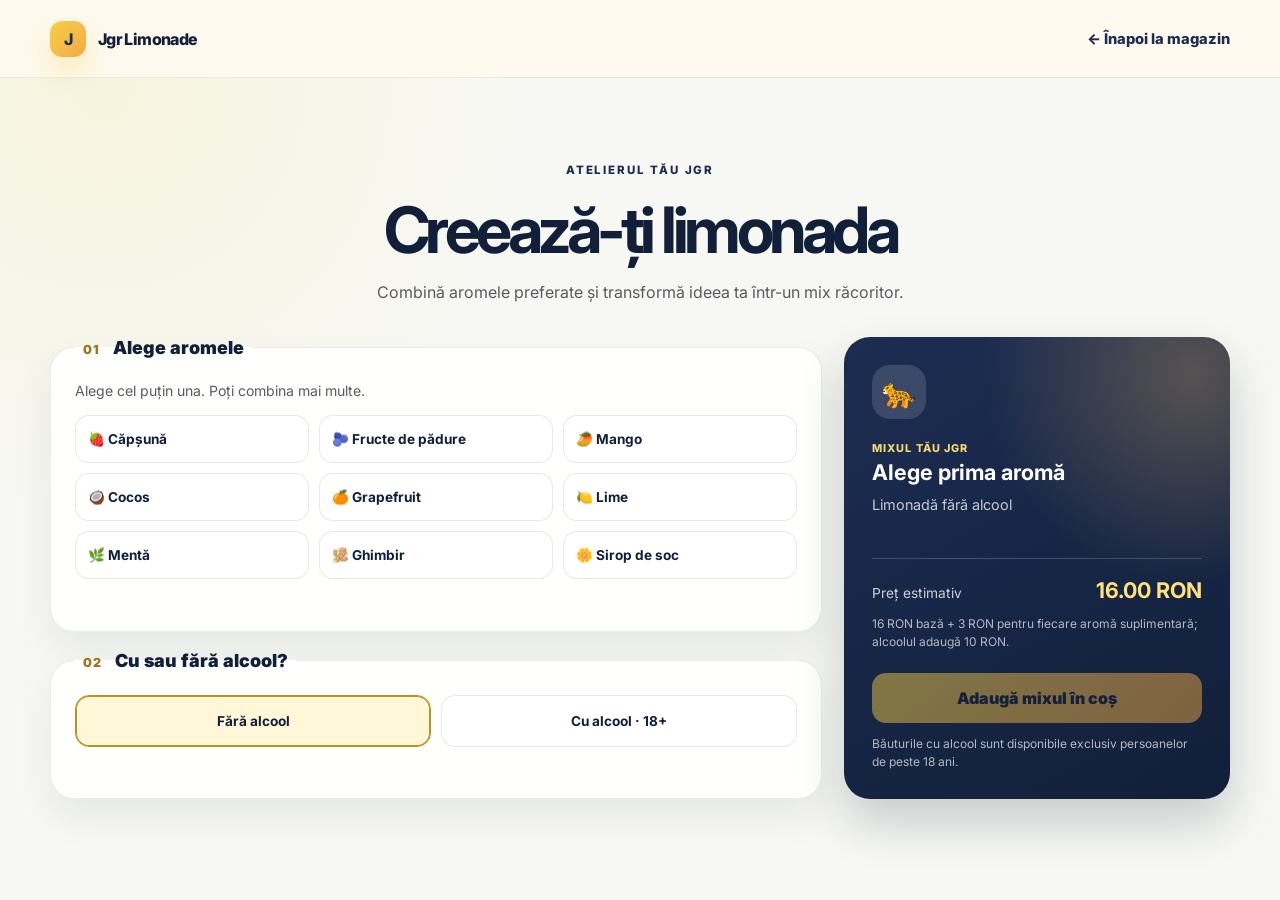
<file: customizer.html>
<!DOCTYPE html>
<html lang="ro">
  <head>
    <meta charset="UTF-8" />
    <meta name="viewport" content="width=device-width, initial-scale=1.0" />
    <title>Creează-ți limonada | Jgr Limonade</title>
    <meta
      name="description"
      content="Creează-ți propria limonadă Jgr: alege aromele preferate și optează pentru o rețetă cu sau fără alcool."
    />
    <link rel="preconnect" href="https://fonts.googleapis.com" />
    <link rel="preconnect" href="https://fonts.gstatic.com" crossorigin />
    <link
      href="https://fonts.googleapis.com/css2?family=Inter:wght@400;500;600;700;800&family=Cormorant+Garamond:wght@400;500;600;700&display=swap"
      rel="stylesheet"
    />
    <link rel="stylesheet" href="style.css" />
  </head>
  <body class="custom-studio-page">
    <header class="custom-studio-header">
      <a href="index.html" class="brand" aria-label="Înapoi la Jgr Limonade">
        <span class="brand-mark">J</span>
        <span>Jgr Limonade</span>
      </a>
      <a class="custom-studio-back" href="index.html">← Înapoi la magazin</a>
    </header>

    <main class="custom-studio-main">
      <section class="custom-builder-section">
        <div class="container">
          <div class="custom-builder-heading">
            <p class="eyebrow">Atelierul tău Jgr</p>
            <h1>Creează-ți limonada</h1>
            <p>Combină aromele preferate și transformă ideea ta într-un mix răcoritor.</p>
          </div>

          <div class="custom-builder">
            <div class="custom-builder-options">
              <fieldset class="custom-fieldset">
                <legend><span>01</span> Alege aromele</legend>
                <p class="custom-hint">Alege cel puțin una. Poți combina mai multe.</p>
                <div class="flavor-options">
                  <label class="flavor-option"><input type="checkbox" name="customFlavor" value="Căpșună" /><span>🍓 Căpșună</span></label>
                  <label class="flavor-option"><input type="checkbox" name="customFlavor" value="Fructe de pădure" /><span>🫐 Fructe de pădure</span></label>
                  <label class="flavor-option"><input type="checkbox" name="customFlavor" value="Mango" /><span>🥭 Mango</span></label>
                  <label class="flavor-option"><input type="checkbox" name="customFlavor" value="Cocos" /><span>🥥 Cocos</span></label>
                  <label class="flavor-option"><input type="checkbox" name="customFlavor" value="Grapefruit" /><span>🍊 Grapefruit</span></label>
                  <label class="flavor-option"><input type="checkbox" name="customFlavor" value="Lime" /><span>🍋 Lime</span></label>
                  <label class="flavor-option"><input type="checkbox" name="customFlavor" value="Mentă" /><span>🌿 Mentă</span></label>
                  <label class="flavor-option"><input type="checkbox" name="customFlavor" value="Ghimbir" /><span>🫚 Ghimbir</span></label>
                  <label class="flavor-option"><input type="checkbox" name="customFlavor" value="Sirop de soc" /><span>🌼 Sirop de soc</span></label>
                </div>
              </fieldset>

              <fieldset class="custom-fieldset alcohol-fieldset">
                <legend><span>02</span> Cu sau fără alcool?</legend>
                <div class="alcohol-options">
                  <label class="alcohol-option">
                    <input type="radio" name="customAlcohol" value="none" checked />
                    <span>Fără alcool</span>
                  </label>
                  <label class="alcohol-option">
                    <input type="radio" name="customAlcohol" value="alcohol" />
                    <span>Cu alcool · 18+</span>
                  </label>
                </div>
                <div id="customAlcoholDetails" class="custom-alcohol-details" hidden>
                  <label class="field-label" for="customSpirit">Alege baza alcoolică</label>
                  <select id="customSpirit" class="location-input">
                    <option value="Vodka">Vodka</option>
                    <option value="Gin">Gin</option>
                    <option value="Rom">Rom</option>
                  </select>
                  <label class="age-confirm">
                    <input id="customAgeConfirm" type="checkbox" />
                    <span>Confirm că am 18 ani sau mai mult.</span>
                  </label>
                </div>
              </fieldset>
            </div>

            <aside class="custom-builder-summary" aria-live="polite">
              <span class="custom-summary-icon" aria-hidden="true">🐆</span>
              <p class="menu-category-kicker">Mixul tău Jgr</p>
              <h2 id="customSummaryTitle">Alege prima aromă</h2>
              <p id="customSummaryDetails" class="custom-summary-details">Limonadă fără alcool</p>
              <div class="custom-price-line">
                <span>Preț estimativ</span>
                <strong id="customPrice">16.00 RON</strong>
              </div>
              <p class="custom-price-note">16 RON bază + 3 RON pentru fiecare aromă suplimentară; alcoolul adaugă 10 RON.</p>
              <button id="addCustomDrink" class="custom-add-btn" type="button" disabled>Adaugă mixul în coș</button>
              <p id="customStatus" class="custom-age-note" aria-live="polite">Băuturile cu alcool sunt disponibile exclusiv persoanelor de peste 18 ani.</p>
            </aside>
          </div>
        </div>
      </section>
    </main>

    <script src="customizer.js"></script>
  </body>
</html>
</file>
<file: style.css>
:root {
  --bg: #fffaf0;
  --bg-strong: #f5df86;
  --bg-soft: #f9efe0;
  --navy: #1d2d52;
  --navy-deep: #111f39;
  --yellow: #f4d047;
  --yellow-strong: #f7ca2e;
  --orange: #f5a946;
  --red: #d74f3e;
  --green: #6bbf6b;
  --text: #1d1d1d;
  --muted: #5a5b60;
  --white: #ffffff;
  --line: rgba(18, 24, 34, 0.1);
  --shadow: 0 26px 54px rgba(19, 28, 43, 0.14);
}

* {
  box-sizing: border-box;
}

html {
  scroll-behavior: smooth;
}

body {
  margin: 0;
  font-family: "Inter", sans-serif;
  background:
    linear-gradient(180deg, rgba(255, 255, 255, 0.35), rgba(255, 255, 255, 0.2)),
    repeating-linear-gradient(
      45deg,
      #f5f5f5 0,
      #f5f5f5 20px,
      #dfe5ef 20px,
      #dfe5ef 40px
    );
  color: var(--text);
}

a {
  color: inherit;
  text-decoration: none;
}

button {
  font: inherit;
}

img, svg {
  display: block;
  max-width: 100%;
}

.container {
  width: min(1180px, calc(100vw - 40px));
  margin: 0 auto;
}

.topbar {
  position: sticky;
  top: 0;
  z-index: 20;
  background: rgba(255, 250, 240, 0.88);
  backdrop-filter: blur(12px);
  border-bottom: 1px solid rgba(29, 45, 82, 0.08);
}

.nav-wrap {
  min-height: 84px;
  display: flex;
  align-items: center;
  justify-content: space-between;
  gap: 20px;
}

.brand {
  display: inline-flex;
  align-items: center;
  gap: 12px;
  color: var(--navy-deep);
  font-weight: 800;
  letter-spacing: -0.04em;
}

.brand-mark {
  width: 36px;
  height: 36px;
  display: inline-flex;
  align-items: center;
  justify-content: center;
  border-radius: 12px;
  background: linear-gradient(135deg, var(--yellow), var(--orange));
  color: var(--navy);
  box-shadow: 0 14px 28px rgba(244, 208, 71, 0.32);
}

.main-nav {
  display: flex;
  align-items: center;
  gap: 28px;
  color: var(--muted);
  font-weight: 600;
}

.main-nav a:hover {
  color: var(--navy);
}

.nav-cta,
.primary-btn,
.secondary-btn,
.checkout-btn,
.add-btn,
.qty-btn,
.cart-toggle,
.delivery-option,
.close-cart {
  border: none;
  cursor: pointer;
  transition: transform 0.18s ease, box-shadow 0.18s ease, background 0.18s ease;
}

.nav-cta,
.primary-btn,
.checkout-btn {
  background: linear-gradient(135deg, var(--yellow), var(--orange));
  color: var(--navy);
  box-shadow: 0 14px 30px rgba(244, 208, 71, 0.3);
}

.nav-cta {
  padding: 0.8rem 1.3rem;
  border-radius: 999px;
  font-weight: 800;
}

.header-actions {
  display: flex;
  align-items: center;
  gap: 12px;
}

.cart-toggle {
  display: inline-flex;
  align-items: center;
  gap: 8px;
  background: rgba(255,255,255,0.75);
  border: 1px solid rgba(29,45,82,0.08);
  color: var(--navy);
  border-radius: 999px;
  padding: 0.72rem 1rem;
  font-weight: 800;
}

.cart-badge {
  display: inline-flex;
  align-items: center;
  justify-content: center;
  min-width: 22px;
  height: 22px;
  background: var(--yellow);
  border-radius: 999px;
  font-size: 0.76rem;
  color: var(--navy-deep);
}

.page-shell {
  padding-bottom: 44px;
}

.hero {
  padding: 40px 0 20px;
}

.hero-wrap {
  display: grid;
  grid-template-columns: 1.05fr 0.95fr;
  align-items: center;
  gap: 30px;
  padding: 36px 0 10px;
}

.eyebrow {
  margin: 0 0 14px;
  font-size: 0.72rem;
  letter-spacing: 0.16em;
  text-transform: uppercase;
  color: var(--navy);
  font-weight: 800;
}

.hero-copy h1 {
  margin: 0;
  font-size: clamp(3rem, 6vw, 5.2rem);
  line-height: 0.92;
  letter-spacing: -0.07em;
  color: var(--navy-deep);
  font-weight: 900;
}

.hero-copy h2 {
  margin: 20px 0 0;
  font-size: clamp(1.4rem, 2.2vw, 2.4rem);
  line-height: 1.1;
  color: var(--navy);
  letter-spacing: -0.04em;
  max-width: 540px;
}

.subtitle {
  color: var(--muted);
  font-size: 1.05rem;
  line-height: 1.7;
  margin-top: 18px;
  max-width: 580px;
}

.cta-row {
  display: flex;
  flex-wrap: wrap;
  gap: 14px;
  margin-top: 26px;
}

.primary-btn,
.secondary-btn,
.checkout-btn {
  display: inline-flex;
  align-items: center;
  justify-content: center;
  padding: 1rem 1.6rem;
  border-radius: 999px;
  font-weight: 800;
}

.secondary-btn {
  background: rgba(255, 255, 255, 0.8);
  border: 1px solid rgba(29, 45, 82, 0.08);
  color: var(--navy);
}

.meta-list {
  list-style: none;
  margin: 34px 0 0;
  padding: 0;
  display: flex;
  flex-wrap: wrap;
  gap: 16px;
}

.meta-list li {
  min-width: 140px;
  padding: 14px 16px;
  border-radius: 18px;
  border: 1px solid rgba(29, 45, 82, 0.08);
  background: rgba(255, 255, 255, 0.65);
  display: flex;
  flex-direction: column;
  gap: 4px;
}

.meta-list strong {
  font-size: 1.2rem;
  color: var(--navy);
}

.meta-list span {
  color: var(--muted);
  font-size: 0.78rem;
  text-transform: uppercase;
  letter-spacing: 0.1em;
}

.jaguar-stage {
  position: relative;
  min-height: 520px;
  display: grid;
  place-items: center;
  isolation: isolate;
  border-radius: 34px;
  overflow: hidden;
  box-shadow: 0 24px 54px rgba(29, 45, 82, 0.12);
}

.jaguar-stage::before {
  content: "";
  position: absolute;
  inset: -18px;
  z-index: -1;
  background: url('assets/jgr-hero.png') center / cover no-repeat;
  filter: blur(18px) brightness(0.76);
  transform: scale(1.04);
}

.jaguar-stage-image {
  width: 100%;
  height: 100%;
  min-height: 520px;
  object-fit: contain;
}

.sunburst {
  position: absolute;
  inset: 30px 18px 20px;
  background: radial-gradient(circle at center, rgba(247, 202, 46, 0.38), rgba(247, 202, 46, 0.08) 48%, rgba(255,255,255,0) 65%);
  filter: blur(4px);
}

.jaguar-figure {
  position: relative;
  width: min(100%, 420px);
  filter: drop-shadow(0 30px 34px rgba(31, 49, 85, 0.16));
}

.menu-showcase {
  padding: 64px 0 58px;
  background:
    radial-gradient(circle at 3% 15%, rgba(244, 208, 71, 0.16), transparent 24rem),
    linear-gradient(180deg, rgba(255, 255, 255, 0.55), rgba(255, 250, 240, 0.86));
}

.full-menu-heading {
  max-width: 700px;
  margin: 0 auto 32px;
  text-align: center;
}

.full-menu-heading h2 {
  margin: 0;
  color: var(--navy-deep);
  font-size: clamp(2rem, 4vw, 3.2rem);
  letter-spacing: -0.06em;
}

.full-menu-heading > p:last-child {
  margin: 12px 0 0;
  color: var(--muted);
  line-height: 1.6;
}

.full-menu-grid {
  display: grid;
  grid-template-columns: repeat(3, minmax(0, 1fr));
  gap: 20px;
  align-items: stretch;
}

.menu-category {
  padding: 24px 22px;
  border: 1px solid rgba(29, 45, 82, 0.09);
  border-radius: 24px;
  background: rgba(255, 255, 255, 0.9);
  box-shadow: 0 20px 42px rgba(19, 28, 43, 0.08);
}

.menu-category-natural {
  border-top: 5px solid #77bd67;
}

.menu-category-adult {
  border-top: 5px solid #c87643;
}

.menu-category-cans {
  border-top: 5px solid var(--yellow-strong);
}

.menu-category-heading {
  display: flex;
  align-items: center;
  gap: 12px;
  min-height: 62px;
  margin-bottom: 14px;
}

.menu-category-icon {
  width: 46px;
  height: 46px;
  flex: 0 0 46px;
  display: grid;
  place-items: center;
  border-radius: 15px;
  background: #fff7df;
  font-size: 1.4rem;
}

.menu-category-kicker {
  margin: 0 0 4px;
  color: var(--muted);
  font-size: 0.68rem;
  font-weight: 800;
  letter-spacing: 0.1em;
  text-transform: uppercase;
}

.menu-category-heading h3 {
  margin: 0;
  color: var(--navy-deep);
  font-size: 1.16rem;
  letter-spacing: -0.03em;
}

.menu-entry {
  display: flex;
  justify-content: space-between;
  align-items: flex-start;
  gap: 12px;
  padding: 14px 0;
  border-top: 1px solid rgba(29, 45, 82, 0.09);
}

.menu-entry h4 {
  margin: 0 0 4px;
  color: var(--navy-deep);
  font-size: 0.93rem;
}

.menu-entry p {
  margin: 0;
  color: var(--muted);
  font-size: 0.8rem;
  line-height: 1.45;
}

.menu-entry > strong {
  flex: 0 0 auto;
  color: var(--navy-deep);
  font-size: 0.9rem;
  white-space: nowrap;
}

.menu-entry > strong small {
  display: block;
  margin-top: 2px;
  color: var(--muted);
  font-size: 0.66rem;
  font-weight: 600;
  text-align: right;
}

.menu-retail-note {
  margin: 10px 0 0;
  padding: 12px;
  border-radius: 12px;
  background: #fff8dd;
  color: #685520;
  font-size: 0.76rem;
  line-height: 1.5;
}

.custom-builder-section {
  padding: 62px 0;
  background:
    radial-gradient(circle at 95% 15%, rgba(244, 208, 71, 0.2), transparent 22rem),
    linear-gradient(180deg, #fffdf7, #f3f8ef);
}

.custom-builder-promo {
  display: grid;
  grid-template-columns: auto minmax(0, 1fr) auto;
  align-items: center;
  gap: 26px;
  padding: 34px;
  border: 1px solid rgba(29, 45, 82, 0.09);
  border-radius: 28px;
  background:
    radial-gradient(circle at 8% 12%, rgba(244, 208, 71, 0.24), transparent 15rem),
    rgba(255, 255, 255, 0.91);
  box-shadow: 0 22px 48px rgba(19, 28, 43, 0.09);
}

.custom-promo-icon {
  width: 82px;
  height: 82px;
  display: grid;
  place-items: center;
  border-radius: 26px;
  background: linear-gradient(135deg, #fff1a8, #f7ca2e);
  font-size: 2.8rem;
  box-shadow: 0 16px 28px rgba(244, 208, 71, 0.25);
}

.custom-promo-copy .eyebrow {
  margin-bottom: 8px;
}

.custom-promo-copy h2 {
  margin: 0;
  color: var(--navy-deep);
  font-size: clamp(1.55rem, 3vw, 2.35rem);
  letter-spacing: -0.06em;
}

.custom-promo-copy > p:last-child {
  max-width: 630px;
  margin: 9px 0 0;
  color: var(--muted);
  line-height: 1.6;
}

.custom-studio-link {
  display: inline-flex;
  align-items: center;
  justify-content: center;
  gap: 12px;
  padding: 16px 20px;
  border-radius: 999px;
  background: linear-gradient(135deg, var(--yellow), var(--orange));
  color: var(--navy-deep);
  font-weight: 900;
  white-space: nowrap;
  box-shadow: 0 14px 30px rgba(244, 208, 71, 0.28);
  transition: transform 0.18s ease, box-shadow 0.18s ease;
}

.custom-studio-link:hover {
  transform: translateY(-2px);
  box-shadow: 0 18px 34px rgba(244, 208, 71, 0.36);
}

.custom-studio-page {
  min-height: 100vh;
  background:
    radial-gradient(circle at 8% 10%, rgba(244, 208, 71, 0.12), transparent 26rem),
    #f7f8f3;
}

.custom-studio-header {
  min-height: 78px;
  display: flex;
  align-items: center;
  justify-content: space-between;
  gap: 20px;
  padding: 12px max(24px, calc((100vw - 1180px) / 2));
  border-bottom: 1px solid rgba(29, 45, 82, 0.08);
  background: rgba(255, 250, 240, 0.94);
}

.custom-studio-back {
  color: var(--navy);
  font-size: 0.92rem;
  font-weight: 800;
}

.custom-studio-back:hover {
  color: #99720e;
}

.custom-studio-main {
  min-height: calc(100vh - 78px);
  display: grid;
  align-items: center;
}

.custom-studio-main .custom-builder-section {
  width: 100%;
  padding: 48px 0 64px;
  background: transparent;
}

.custom-studio-main .custom-builder-heading h1 {
  margin: 0;
  color: var(--navy-deep);
  font-size: clamp(2.5rem, 5vw, 4.2rem);
  letter-spacing: -0.07em;
}

.custom-studio-main .custom-builder-summary h2 {
  margin: 0 0 8px;
  color: white;
  font-size: 1.35rem;
  line-height: 1.25;
  overflow-wrap: anywhere;
}

.custom-builder-heading {
  max-width: 720px;
  margin: 0 auto 32px;
  text-align: center;
}

.custom-builder-heading h2 {
  margin: 0;
  color: var(--navy-deep);
  font-size: clamp(2.2rem, 4vw, 3.5rem);
  letter-spacing: -0.07em;
}

.custom-builder-heading > p:last-child {
  margin: 12px 0 0;
  color: var(--muted);
  line-height: 1.6;
}

.custom-builder {
  display: grid;
  grid-template-columns: minmax(0, 1.5fr) minmax(280px, 0.75fr);
  gap: 22px;
  align-items: stretch;
}

.custom-builder-options {
  display: grid;
  gap: 18px;
}

.custom-fieldset {
  min-width: 0;
  margin: 0;
  padding: 24px;
  border: 1px solid rgba(29, 45, 82, 0.09);
  border-radius: 24px;
  background: rgba(255, 255, 255, 0.92);
  box-shadow: 0 18px 38px rgba(19, 28, 43, 0.07);
}

.custom-fieldset legend {
  padding: 0 8px;
  color: var(--navy-deep);
  font-size: 1.12rem;
  font-weight: 900;
}

.custom-fieldset legend span {
  margin-right: 8px;
  color: #9d7720;
  font-size: 0.78rem;
  letter-spacing: 0.1em;
}

.custom-hint {
  margin: 0 0 16px;
  color: var(--muted);
  font-size: 0.88rem;
}

.flavor-options {
  display: grid;
  grid-template-columns: repeat(3, minmax(0, 1fr));
  gap: 10px;
}

.flavor-option,
.alcohol-option {
  position: relative;
  cursor: pointer;
}

.flavor-option input,
.alcohol-option input {
  position: absolute;
  width: 1px;
  height: 1px;
  opacity: 0;
}

.flavor-option span,
.alcohol-option span {
  min-height: 48px;
  display: flex;
  align-items: center;
  gap: 8px;
  padding: 10px 12px;
  border: 1px solid rgba(29, 45, 82, 0.11);
  border-radius: 14px;
  background: #fff;
  color: var(--navy-deep);
  font-size: 0.85rem;
  font-weight: 700;
  transition: border-color 0.18s ease, background 0.18s ease, box-shadow 0.18s ease;
}

.flavor-option input:checked + span,
.alcohol-option input:checked + span {
  border-color: #b69222;
  background: #fff7d8;
  box-shadow: inset 0 0 0 1px #b69222;
}

.flavor-option input:focus-visible + span,
.alcohol-option input:focus-visible + span,
.age-confirm input:focus-visible {
  outline: 3px solid rgba(29, 45, 82, 0.45);
  outline-offset: 2px;
}

.alcohol-options {
  display: grid;
  grid-template-columns: repeat(2, minmax(0, 1fr));
  gap: 10px;
}

.alcohol-option span {
  min-height: 52px;
  justify-content: center;
}

.custom-alcohol-details {
  margin-top: 18px;
  padding-top: 16px;
  border-top: 1px solid rgba(29, 45, 82, 0.1);
}

.age-confirm {
  display: flex;
  align-items: flex-start;
  gap: 9px;
  margin-top: 14px;
  color: var(--navy-deep);
  font-size: 0.83rem;
  line-height: 1.5;
}

.age-confirm input {
  margin: 2px 0 0;
  accent-color: var(--navy);
}

.custom-builder-summary {
  display: flex;
  flex-direction: column;
  align-items: flex-start;
  padding: 28px;
  border-radius: 26px;
  background:
    radial-gradient(circle at 90% 8%, rgba(246, 191, 107, 0.28), transparent 13rem),
    linear-gradient(150deg, #1d2d52, #111f39);
  color: white;
  box-shadow: 0 24px 48px rgba(17, 31, 57, 0.2);
}

.custom-summary-icon {
  width: 54px;
  height: 54px;
  display: grid;
  place-items: center;
  margin-bottom: 22px;
  border-radius: 18px;
  background: rgba(255, 255, 255, 0.14);
  font-size: 1.8rem;
}

.custom-builder-summary .menu-category-kicker {
  color: #f4d76f;
}

.custom-builder-summary h3 {
  margin: 0 0 8px;
  color: white;
  font-size: 1.35rem;
  line-height: 1.25;
  overflow-wrap: anywhere;
}

.custom-summary-details {
  min-height: 42px;
  margin: 0;
  color: rgba(255, 255, 255, 0.75);
  font-size: 0.9rem;
  line-height: 1.5;
}

.custom-price-line {
  width: 100%;
  display: flex;
  justify-content: space-between;
  align-items: baseline;
  gap: 12px;
  margin-top: 22px;
  padding-top: 18px;
  border-top: 1px solid rgba(255, 255, 255, 0.18);
}

.custom-price-line span {
  color: rgba(255, 255, 255, 0.78);
  font-size: 0.86rem;
}

.custom-price-line strong {
  color: #ffe17a;
  font-size: 1.35rem;
  white-space: nowrap;
}

.custom-price-note,
.custom-age-note {
  margin: 12px 0 0;
  color: rgba(255, 255, 255, 0.68);
  font-size: 0.75rem;
  line-height: 1.5;
}

.custom-add-btn {
  width: 100%;
  margin-top: 22px;
  padding: 0.95rem 1rem;
  border: 0;
  border-radius: 14px;
  background: linear-gradient(135deg, var(--yellow), var(--orange));
  color: var(--navy-deep);
  font: inherit;
  font-weight: 900;
  cursor: pointer;
  transition: opacity 0.18s ease, transform 0.18s ease;
}

.custom-add-btn:disabled {
  cursor: not-allowed;
  opacity: 0.48;
}

.custom-add-btn:not(:disabled):hover {
  transform: translateY(-2px);
}

.custom-age-note {
  margin-top: 12px;
}

.brand-split {
  padding: 28px 0 10px;
}

.split-header {
  margin-bottom: 22px;
}

.split-header h2 {
  margin: 0;
  font-size: clamp(2rem, 3vw, 3.2rem);
  letter-spacing: -0.06em;
  color: var(--navy-deep);
}

.split-grid {
  display: grid;
  grid-template-columns: repeat(2, minmax(0, 1fr));
  gap: 22px;
}

.split-card {
  position: relative;
  padding: 30px 26px 24px;
  border-radius: 28px;
  overflow: hidden;
  border: 1px solid rgba(29, 45, 82, 0.08);
  box-shadow: var(--shadow);
}

.split-card::before {
  content: "";
  position: absolute;
  inset: 0 auto 0 0;
  width: 12px;
  background: rgba(255, 255, 255, 0.65);
}

.split-card-natural {
  background: linear-gradient(135deg, rgba(132, 211, 120, 0.2), rgba(255, 255, 255, 0.9));
}

.split-card-adult {
  background: linear-gradient(135deg, rgba(151, 73, 28, 0.12), rgba(31, 18, 14, 0.9));
  color: #f8f1e6;
}

.split-card-adult .split-kicker,
.split-card-adult h3,
.split-card-adult p {
  color: #f8f1e6;
}

.jaguar-badge {
  width: 52px;
  height: 52px;
  display: grid;
  place-items: center;
  font-size: 2rem;
  border-radius: 16px;
  background: rgba(255, 255, 255, 0.64);
  box-shadow: inset 0 0 0 1px rgba(29, 45, 82, 0.06);
}

.split-kicker {
  margin: 18px 0 8px;
  font-size: 0.76rem;
  letter-spacing: 0.14em;
  text-transform: uppercase;
  font-weight: 800;
  color: var(--navy-deep);
}

.split-card h3 {
  margin: 0 0 12px;
  font-size: clamp(2rem, 3vw, 2.7rem);
  letter-spacing: -0.05em;
  color: var(--navy-deep);
}

.split-card p {
  margin: 0 0 18px;
  line-height: 1.7;
  color: var(--muted);
}

.monday-offer {
  padding: 32px 0 12px;
}

.monday-offer-card {
  display: grid;
  grid-template-columns: minmax(260px, 0.8fr) 1fr;
  min-height: 340px;
  overflow: hidden;
  border-radius: 30px;
  background: linear-gradient(125deg, #f7d64b, #fff5c9 52%, #e9f2ff);
  box-shadow: var(--shadow);
}

.monday-offer-image {
  width: 100%;
  height: 100%;
  min-height: 340px;
  object-fit: cover;
  object-position: center 43%;
}

.monday-offer-copy {
  display: flex;
  flex-direction: column;
  justify-content: center;
  align-items: flex-start;
  padding: 34px clamp(24px, 5vw, 60px);
}

.offer-label {
  margin: 0 0 10px;
  color: #725109;
  font-size: 0.76rem;
  font-weight: 900;
  letter-spacing: 0.14em;
  text-transform: uppercase;
}

.monday-offer-copy h2 {
  margin: 0 0 12px;
  color: var(--navy-deep);
  font-size: clamp(2.3rem, 4vw, 3.6rem);
  letter-spacing: -0.07em;
}

.monday-offer-copy > p:not(.offer-label) {
  max-width: 520px;
  margin: 0;
  color: var(--muted);
  line-height: 1.7;
}

.offer-footer {
  display: flex;
  flex-wrap: wrap;
  align-items: center;
  gap: 14px;
  margin: 20px 0;
}

.offer-footer strong {
  color: var(--navy-deep);
  font-size: 1.7rem;
}

.offer-status {
  padding: 8px 12px;
  border-radius: 999px;
  background: rgba(255, 255, 255, 0.68);
  color: var(--navy-deep);
  font-size: 0.82rem;
  font-weight: 800;
}

.offer-cta {
  border: 0;
  border-radius: 999px;
  padding: 0.9rem 1.3rem;
  background: var(--navy-deep);
  color: white;
  font: inherit;
  font-weight: 800;
  cursor: pointer;
}

.flavors-section {
  padding: 52px 0 32px;
}

.flavor-grid {
  display: grid;
  grid-template-columns: repeat(5, minmax(0, 1fr));
  gap: 18px;
}

.flavor-card {
  overflow: hidden;
  border: 1px solid rgba(29, 45, 82, 0.08);
  border-radius: 22px;
  background: rgba(255, 255, 255, 0.88);
  box-shadow: 0 18px 36px rgba(19, 28, 43, 0.1);
}

.flavor-image-wrap {
  height: 190px;
  display: grid;
  place-items: center;
  overflow: hidden;
  padding: 10px;
  background:
    radial-gradient(circle at 50% 36%, rgba(255, 255, 255, 0.85), transparent 65%),
    linear-gradient(145deg, #d9f2f4, #f8e8ab);
}

.flavor-card:nth-child(2) .flavor-image-wrap {
  background: linear-gradient(145deg, #f7d1c8, #fff0d7);
}

.flavor-card:nth-child(3) .flavor-image-wrap {
  background: linear-gradient(145deg, #d7ecb2, #f7f2c9);
}

.flavor-card:nth-child(4) .flavor-image-wrap {
  background: linear-gradient(145deg, #ffdc91, #f8f1cf);
}

.flavor-card:nth-child(5) .flavor-image-wrap {
  background: linear-gradient(145deg, #b7e2e7, #e1d9f4);
}

.flavor-image-wrap img {
  width: auto;
  max-width: 100%;
  height: 174px;
  object-fit: contain;
  border: 1px solid rgba(255, 255, 255, 0.72);
  border-radius: 18px;
  filter: saturate(1.08) contrast(1.03) drop-shadow(0 14px 15px rgba(20, 30, 38, 0.2));
  transition: transform 0.25s ease, filter 0.25s ease;
}

.flavor-card:hover .flavor-image-wrap img {
  transform: scale(1.04);
  filter: saturate(1.14) contrast(1.04) drop-shadow(0 18px 18px rgba(20, 30, 38, 0.24));
}

.flavor-copy {
  padding: 16px 14px 18px;
  text-align: center;
}

.flavor-copy h3 {
  margin: 0 0 5px;
  color: var(--navy-deep);
  font-size: 1rem;
}

.flavor-copy p {
  margin: 0;
  color: var(--muted);
  font-size: 0.88rem;
}

.flavor-price {
  display: block;
  margin-top: 12px;
  color: var(--navy-deep);
  font-size: 1rem;
}

.flavor-price span {
  color: var(--muted);
  font-size: 0.78rem;
  font-weight: 600;
}

.flavor-stores {
  display: block;
  margin-top: 8px;
  color: #236344;
  font-size: 0.76rem;
  font-weight: 700;
}

.split-btn,
.mode-btn {
  border: none;
  cursor: pointer;
  transition: transform 0.18s ease, box-shadow 0.18s ease, background 0.18s ease;
}

.split-btn {
  display: inline-flex;
  align-items: center;
  justify-content: center;
  padding: 0.9rem 1.3rem;
  border-radius: 999px;
  font-weight: 800;
}

.is-natural {
  background: linear-gradient(135deg, #e4f3d0, #bfe9b0);
  color: var(--navy-deep);
}

.is-adult {
  background: linear-gradient(135deg, #f5cc6d, #d78536);
  color: #1a1a1a;
}

.catalog-header-row {
  display: flex;
  align-items: end;
  justify-content: space-between;
  gap: 16px;
  margin-bottom: 10px;
}

.category-switcher {
  display: inline-flex;
  gap: 10px;
  flex-wrap: wrap;
  background: rgba(255, 255, 255, 0.7);
  border: 1px solid rgba(29, 45, 82, 0.08);
  border-radius: 999px;
  padding: 8px;
}

.mode-btn {
  padding: 0.7rem 1rem;
  border-radius: 999px;
  background: transparent;
  color: var(--navy);
  font-weight: 800;
}

.mode-btn.active {
  background: linear-gradient(135deg, var(--yellow), var(--orange));
  box-shadow: 0 10px 24px rgba(244, 208, 71, 0.2);
}

.story-slider-section {
  padding: 20px 0 18px;
}

.story-slider {
  position: relative;
  display: grid;
  grid-template-columns: auto 1fr auto;
  align-items: center;
  gap: 16px;
  margin-top: 18px;
}

.slides-wrap {
  position: relative;
  min-height: 420px;
  overflow: hidden;
  border-radius: 32px;
  box-shadow: var(--shadow);
}

.story-slide {
  position: absolute;
  inset: 0;
  display: grid;
  grid-template-columns: 1.14fr 0.86fr;
  opacity: 0;
  pointer-events: none;
  transition: opacity 0.35s ease;
  overflow: hidden;
}

.story-slide.active {
  opacity: 1;
  pointer-events: auto;
}

.slide-media {
  min-height: 420px;
  background-size: cover;
  background-position: center;
}

.slide-one {
  background-image: linear-gradient(135deg, rgba(19, 35, 49, 0.1), rgba(14, 25, 41, 0.2)), url('https://images.unsplash.com/photo-1546173159-315724a31696?auto=format&fit=crop&w=1200&q=80');
}

.slide-two {
  background-image: linear-gradient(135deg, rgba(31, 18, 14, 0.18), rgba(25, 42, 62, 0.18)), url('https://images.unsplash.com/photo-1513558161293-cdaf765ed2fd?auto=format&fit=crop&w=1200&q=80');
}

.slide-three {
  background-image: linear-gradient(135deg, rgba(5, 23, 39, 0.15), rgba(67, 84, 28, 0.22)), url('assets/jaguar-style-arome.png');
}

.slide-copy {
  display: flex;
  flex-direction: column;
  justify-content: center;
  padding: 40px 36px;
  background: linear-gradient(135deg, rgba(255, 251, 241, 0.96), rgba(255, 243, 204, 0.9));
}

.slide-tag {
  margin: 0 0 12px;
  font-size: 0.72rem;
  font-weight: 800;
  letter-spacing: 0.16em;
  text-transform: uppercase;
  color: var(--navy);
}

.slide-copy h3 {
  margin: 0 0 12px;
  font-size: clamp(2rem, 3vw, 3.1rem);
  line-height: 1;
  letter-spacing: -0.06em;
  color: var(--navy-deep);
}

.slide-copy p:last-child {
  margin: 0;
  font-size: 1.02rem;
  line-height: 1.75;
  color: var(--muted);
}

.slider-arrow {
  width: 46px;
  height: 46px;
  border-radius: 50%;
  border: 1px solid rgba(29, 45, 82, 0.12);
  background: rgba(255,255,255,0.85);
  color: var(--navy-deep);
  font-size: 2rem;
  line-height: 1;
  cursor: pointer;
  box-shadow: 0 18px 30px rgba(29,45,82,0.08);
}

.slider-dots {
  display: flex;
  justify-content: center;
  gap: 10px;
  margin-top: 18px;
}

.slider-dot {
  width: 12px;
  height: 12px;
  border-radius: 50%;
  border: none;
  background: rgba(29, 45, 82, 0.18);
  padding: 0;
  cursor: pointer;
}

.slider-dot.active {
  background: linear-gradient(135deg, var(--yellow), var(--orange));
  box-shadow: 0 6px 16px rgba(244,208,71,0.35);
}

.products {
  padding: 54px 0 60px;
}

.section-heading {
  margin-bottom: 30px;
}

.section-heading h2 {
  margin: 0;
  font-size: clamp(2rem, 3vw, 3.2rem);
  letter-spacing: -0.06em;
  color: var(--navy-deep);
}

.product-grid {
  display: grid;
  grid-template-columns: repeat(4, minmax(0, 1fr));
  gap: 24px;
}

.product-card {
  position: relative;
  background: rgba(255, 255, 255, 0.8);
  border: 1px solid rgba(29, 45, 82, 0.08);
  border-radius: 26px;
  box-shadow: var(--shadow);
  overflow: hidden;
  display: flex;
  flex-direction: column;
}

.offer-ribbon {
  position: absolute;
  z-index: 3;
  top: 14px;
  left: 14px;
  padding: 0.48rem 0.75rem;
  border-radius: 999px;
  background: #f7d047;
  color: var(--navy-deep);
  font-size: 0.7rem;
  font-weight: 900;
  letter-spacing: 0.08em;
  text-transform: uppercase;
}

.product-card-alcoholic {
  background: linear-gradient(180deg, rgba(62, 27, 17, 0.04), rgba(255, 255, 255, 0.9));
}

.product-card-natural {
  background: linear-gradient(180deg, rgba(123, 194, 96, 0.08), rgba(255, 255, 255, 0.9));
}

.product-visual {
  position: relative;
  min-height: 190px;
  padding: 24px 18px 16px;
  display: grid;
  place-items: center;
  background: linear-gradient(180deg, rgba(244, 208, 71, 0.4), rgba(23, 131, 114, 0.22));
  overflow: hidden;
}

.product-photo {
  position: absolute;
  inset: 0;
  width: 100%;
  height: 100%;
  object-fit: cover;
  opacity: 0.78;
  filter: saturate(1.2) contrast(1.08);
}

.product-bottle {
  position: relative;
  z-index: 1;
  width: 96px;
  height: 138px;
  border-radius: 18px 18px 26px 26px;
  background: linear-gradient(180deg, rgba(255,255,255,0.82), rgba(255, 255, 255, 0.38));
  border: 4px solid rgba(255,255,255,0.7);
  box-shadow: inset 0 0 18px rgba(255,255,255,0.24), 0 22px 30px rgba(21, 37, 57, 0.14);
}

.product-bottle::before {
  content: "";
  position: absolute;
  left: 24px;
  right: 24px;
  top: -18px;
  height: 21px;
  border-radius: 10px 10px 5px 5px;
  background: linear-gradient(180deg, #f7d188, #d38d2a);
}

.bottle-image {
  position: absolute;
  left: 50%;
  top: 50%;
  transform: translate(-50%, -50%);
  width: 48px;
  height: 58px;
  object-fit: cover;
  border: 2px solid rgba(255, 255, 255, 0.85);
  border-radius: 12px;
  box-shadow: 0 4px 12px rgba(29, 45, 82, 0.18);
}

.product-content {
  position: relative;
  z-index: 1;
  padding: 20px 18px 22px;
  display: flex;
  flex-direction: column;
  gap: 12px;
  flex: 1;
  background: rgba(255, 255, 255, 0.82);
}

.product-header {
  display: flex;
  justify-content: space-between;
  align-items: center;
  gap: 10px;
}

.product-title {
  margin: 0;
  font-size: 1.1rem;
  font-weight: 800;
  color: var(--navy-deep);
}

.tag {
  display: inline-flex;
  align-items: center;
  white-space: nowrap;
  padding: 0.38rem 0.7rem;
  border-radius: 999px;
  font-size: 0.72rem;
  font-weight: 800;
  text-transform: uppercase;
  letter-spacing: 0.08em;
  background: rgba(111, 191, 107, 0.12);
  color: #1c7242;
}

.product-card-alcoholic .tag {
  background: rgba(178, 85, 35, 0.12);
  color: #7f2d0b;
}

.product-card-natural .tag {
  background: rgba(41, 156, 102, 0.12);
  color: #165e3d;
}

.product-text {
  margin: 0;
  color: var(--muted);
  line-height: 1.6;
  min-height: 78px;
}

.product-meta {
  display: flex;
  align-items: center;
  justify-content: space-between;
  gap: 12px;
  margin-top: auto;
}

.price {
  font-weight: 900;
  font-size: 1.3rem;
  color: var(--navy-deep);
}

.add-btn {
  background: #fff7df;
  color: var(--navy);
  border: 1px solid rgba(29, 45, 82, 0.08);
  border-radius: 12px;
  padding: 0.72rem 1rem;
  font-weight: 800;
}

.add-btn:disabled {
  cursor: not-allowed;
  opacity: 0.6;
  box-shadow: none;
}

.features {
  padding: 28px 0 60px;
}

.feature-grid {
  display: grid;
  grid-template-columns: repeat(3, minmax(0, 1fr));
  gap: 22px;
}

.feature-card {
  background: rgba(255, 255, 255, 0.74);
  border: 1px solid rgba(29, 45, 82, 0.08);
  border-radius: 24px;
  padding: 26px 20px;
  box-shadow: 0 14px 30px rgba(17, 17, 17, 0.025);
}

.feature-icon {
  width: 58px;
  height: 58px;
  border-radius: 18px;
  display: grid;
  place-items: center;
  background: #fff5d4;
  font-size: 1.7rem;
  margin-bottom: 16px;
}

.feature-card h3 {
  margin: 0 0 10px;
  font-size: 1.35rem;
  color: var(--navy-deep);
}

.feature-card p {
  margin: 0;
  line-height: 1.7;
  color: var(--muted);
}

.cart-overlay {
  position: fixed;
  inset: 0;
  background: rgba(17, 31, 57, 0.25);
  opacity: 0;
  pointer-events: none;
  transition: opacity 0.2s ease;
  z-index: 14;
}

.cart-overlay.is-visible {
  opacity: 1;
  pointer-events: auto;
}

.cart-panel {
  position: fixed;
  top: 24px;
  right: 24px;
  width: min(390px, calc(100vw - 28px));
  max-height: calc(100vh - 48px);
  background: rgba(255, 255, 255, 0.96);
  box-shadow: var(--shadow);
  border: 1px solid rgba(29, 45, 82, 0.08);
  border-radius: 28px;
  padding: 20px 18px 18px;
  z-index: 30;
  transform: translateX(calc(100% + 30px));
  opacity: 0;
  pointer-events: none;
  transition: transform 0.25s ease, opacity 0.22s ease;
  overflow: auto;
}

.cart-panel.is-open {
  transform: translateX(0);
  opacity: 1;
  pointer-events: auto;
}

.cart-header {
  display: flex;
  align-items: center;
  justify-content: space-between;
  gap: 8px;
  margin-bottom: 16px;
}

.cart-header h3 {
  margin: 0;
  color: var(--navy-deep);
  font-size: 1.5rem;
}

.cart-eyebrow {
  margin: 0 0 6px;
}

.close-cart {
  width: 36px;
  height: 36px;
  border-radius: 50%;
  background: #fff7df;
  color: var(--navy);
  font-size: 1.6rem;
  line-height: 1;
}

.cart-count {
  display: inline-flex;
  align-items: center;
  justify-content: center;
  min-width: 30px;
  height: 30px;
  border-radius: 999px;
  background: #fff8dc;
  color: var(--navy);
  font-weight: 900;
}

.delivery-picker {
  display: grid;
  grid-template-columns: repeat(3, minmax(0, 1fr));
  gap: 8px;
  margin-bottom: 14px;
}

.delivery-option {
  background: #f5f7fb;
  color: var(--navy);
  border-radius: 12px;
  padding: 0.7rem 0.4rem;
  font-weight: 700;
}

.delivery-option.active {
  background: linear-gradient(135deg, var(--yellow), var(--orange));
}

.field-label {
  display: block;
  margin: 12px 0 8px;
  font-weight: 700;
  color: var(--navy-deep);
}

.location-input {
  width: 100%;
  border: 1px solid rgba(29,45,82,0.12);
  background: #f9f9fb;
  border-radius: 12px;
  padding: 0.9rem 1rem;
  font: inherit;
  color: var(--navy-deep);
}

.checkout-fields {
  display: flex;
  flex-direction: column;
  gap: 0;
}

.delivery-details {
  display: flex;
  flex-direction: column;
}

.address-subfields {
  display: flex;
  flex-direction: column;
}

.address-number-row {
  display: grid;
  grid-template-columns: 1fr 1fr;
  gap: 10px;
}

[hidden] {
  display: none !important;
}

.cart-list {
  display: flex;
  flex-direction: column;
  gap: 12px;
  max-height: 230px;
  overflow: auto;
  margin-top: 16px;
}

.cart-item {
  display: grid;
  grid-template-columns: 1fr auto;
  gap: 10px;
  background: #fffaf4;
  border: 1px solid rgba(29, 45, 82, 0.08);
  border-radius: 16px;
  padding: 12px;
}

.cart-item h4 {
  margin: 0 0 4px;
  color: var(--navy-deep);
}

.item-price {
  color: var(--muted);
  font-size: 0.88rem;
}

.item-controls {
  margin-top: 8px;
}

.qty-controls {
  display: inline-flex;
  align-items: center;
  border: 1px solid rgba(29, 45, 82, 0.08);
  border-radius: 999px;
  background: #ffffff;
}

.qty-btn {
  width: 28px;
  height: 28px;
  background: transparent;
  color: var(--navy);
  font-size: 1.3rem;
}

.qty-label {
  min-width: 20px;
  text-align: center;
  font-weight: 800;
  color: var(--navy);
}

.cart-summary {
  margin-top: 18px;
  padding-top: 16px;
  border-top: 1px solid rgba(29, 45, 82, 0.08);
}

.summary-row {
  display: flex;
  justify-content: space-between;
  margin-bottom: 8px;
  color: var(--muted);
}

.total-row {
  margin-top: 10px;
  color: var(--navy-deep);
  font-size: 1.06rem;
}

.checkout-btn {
  width: 100%;
  margin-top: 12px;
  padding: 1rem 1.2rem;
}

@media (max-width: 820px) {
  .cart-panel {
    top: 12px;
    right: 12px;
    width: min(94vw, 390px);
    max-height: calc(100vh - 24px);
  }
}

.site-footer {
  padding: 18px 0 30px;
}

.footer-wrap {
  display: flex;
  justify-content: space-between;
  gap: 12px;
  border-top: 1px solid rgba(29, 45, 82, 0.08);
  padding-top: 22px;
  color: var(--muted);
}

.footer-brand {
  color: var(--navy-deep);
  font-weight: 900;
  font-size: 1.1rem;
}

.footer-label {
  display: block;
  font-weight: 800;
  color: var(--navy-deep);
  margin-bottom: 4px;
}

.toast {
  position: fixed;
  left: 50%;
  bottom: 28px;
  transform: translateX(-50%) translateY(20px);
  background: rgba(19, 28, 43, 0.92);
  color: var(--white);
  padding: 0.9rem 1.2rem;
  border-radius: 999px;
  box-shadow: 0 26px 30px rgba(19, 28, 43, 0.2);
  opacity: 0;
  pointer-events: none;
  transition: transform 0.22s ease, opacity 0.22s ease;
  z-index: 40;
}

.toast.show {
  opacity: 1;
  transform: translateX(-50%) translateY(0);
}

.empty-cart {
  border: 1px dashed rgba(29, 45, 82, 0.15);
  background: rgba(255, 248, 228, 0.5);
  border-radius: 16px;
  padding: 18px 12px;
  color: var(--muted);
  text-align: center;
}

@media (max-width: 1080px) {
  .product-grid {
    grid-template-columns: repeat(2, minmax(0, 1fr));
  }

  .full-menu-grid {
    grid-template-columns: repeat(2, minmax(0, 1fr));
  }

  .custom-builder {
    grid-template-columns: 1fr;
  }

  .custom-builder-promo {
    grid-template-columns: auto minmax(0, 1fr);
  }

  .custom-studio-link {
    grid-column: 2;
    justify-self: start;
  }

  .flavor-grid {
    grid-template-columns: repeat(3, minmax(0, 1fr));
  }

}

@media (max-width: 820px) {
  .hero-wrap,
  .feature-grid,
  .monday-offer-card {
    grid-template-columns: 1fr;
  }

  .main-nav {
    display: none;
  }

  .product-grid {
    grid-template-columns: 1fr;
  }

  .full-menu-grid {
    grid-template-columns: 1fr;
  }

  .flavor-options {
    grid-template-columns: repeat(2, minmax(0, 1fr));
  }

  .flavor-grid {
    grid-template-columns: repeat(2, minmax(0, 1fr));
    gap: 14px;
  }

  .monday-offer-image {
    height: 300px;
    min-height: 0;
  }

  .custom-studio-header {
    min-height: 70px;
    padding: 12px 20px;
  }
}

@media (max-width: 560px) {
  .nav-wrap {
    min-height: 72px;
  }

  .nav-cta {
    padding: 0.8rem 1rem;
  }

  .custom-fieldset,
  .custom-builder-summary {
    padding: 20px 16px;
  }

  .custom-builder-promo {
    grid-template-columns: 1fr;
    gap: 18px;
    padding: 24px 20px;
    text-align: center;
  }

  .custom-promo-icon {
    width: 68px;
    height: 68px;
    justify-self: center;
    border-radius: 22px;
    font-size: 2.3rem;
  }

  .custom-studio-link {
    grid-column: auto;
    justify-self: center;
    white-space: normal;
  }

  .custom-studio-header {
    gap: 10px;
    padding: 10px 14px;
  }

  .custom-studio-header .brand {
    gap: 8px;
    font-size: 0.88rem;
  }

  .custom-studio-back {
    font-size: 0.78rem;
    white-space: nowrap;
  }

  .flavor-options {
    gap: 8px;
  }

  .flavor-option span {
    min-height: 46px;
    padding: 9px;
    font-size: 0.78rem;
  }

  .footer-wrap {
    flex-direction: column;
  }

  .flavor-grid {
    grid-template-columns: 1fr 1fr;
  }

  .flavor-image-wrap {
    height: 170px;
  }

  .flavor-image-wrap img {
    height: 154px;
  }
}
</file>
